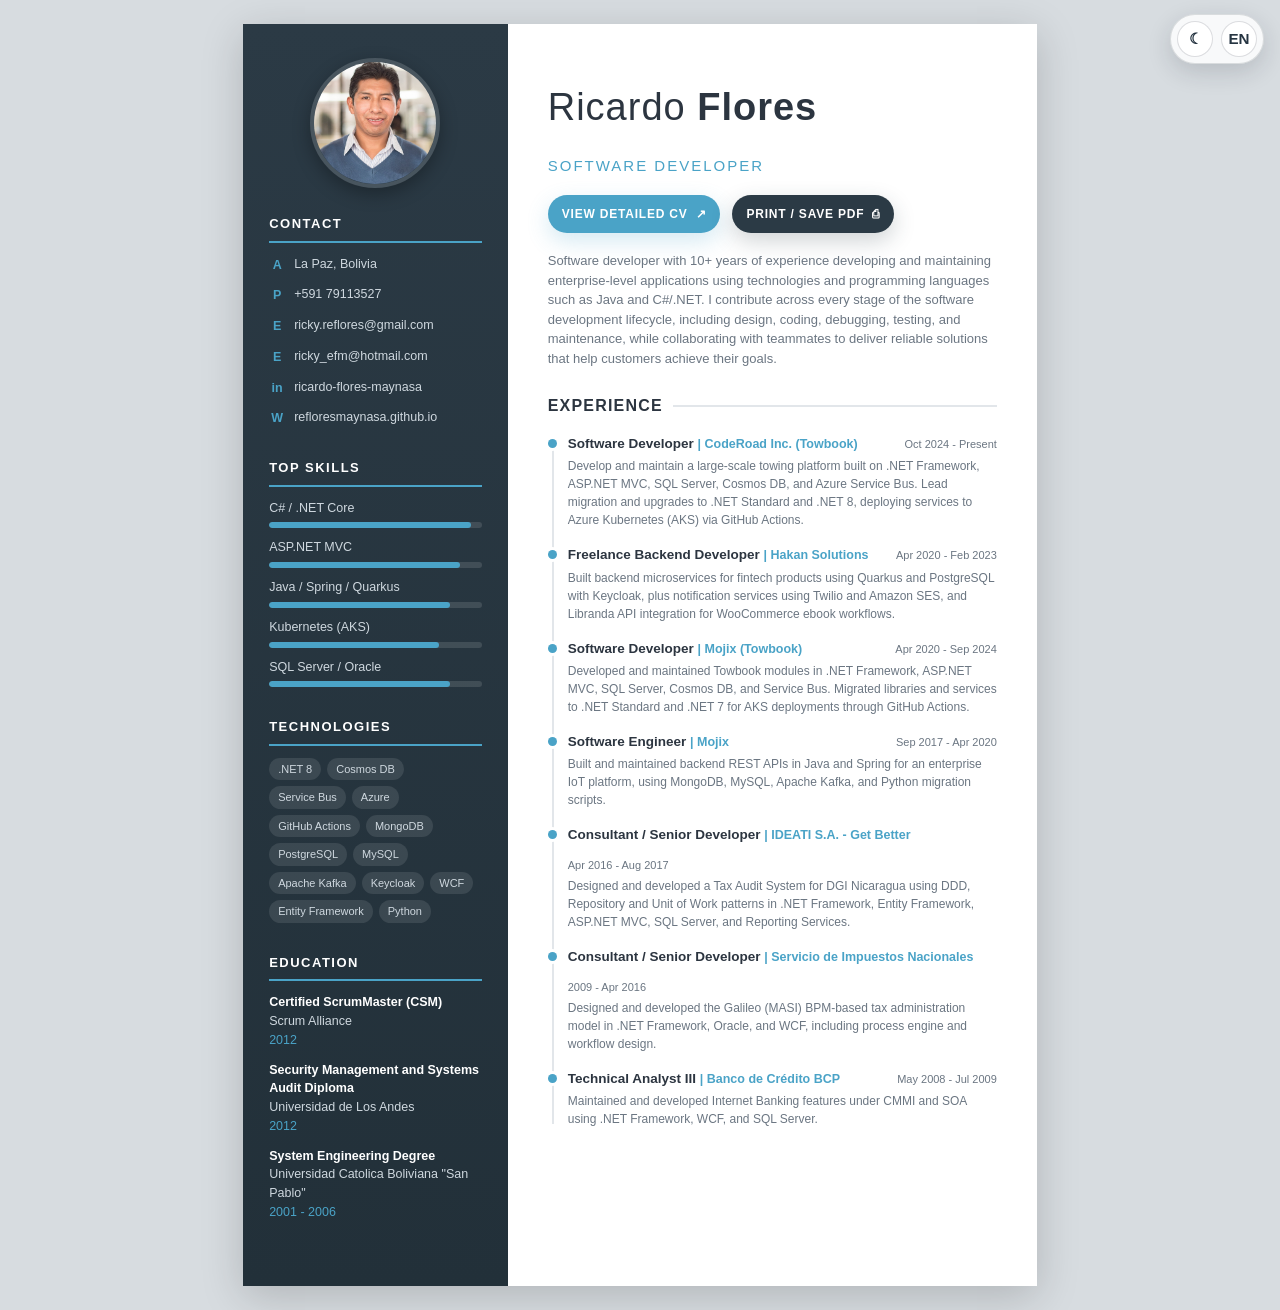
<file: index.html>
<!DOCTYPE html>
<html lang="en">
<head>
<meta charset="UTF-8" />
<meta name="viewport" content="width=device-width, initial-scale=1.0" />
<title>Ricardo Flores - Summary Resume</title>
<link rel="stylesheet" href="style.css" />
</head>
<body class="summary-page">
  <div class="utility-controls" aria-label="Page controls">
    <button class="utility-btn theme-toggle" type="button" aria-pressed="false" title="Switch theme" aria-label="Switch theme">
      <span class="toggle-icon" aria-hidden="true">☾</span>
    </button>
    <button class="utility-btn lang-toggle" type="button" aria-pressed="false" title="Switch language" aria-label="Switch language">
      <span class="toggle-icon" aria-hidden="true">EN</span>
    </button>
  </div>
  <div class="page">
    <aside class="sidebar">
      <img class="avatar" src="images/user.jpg" alt="Ricardo Flores" />

      <div class="side-block">
        <h2 data-i18n="summary.contact">Contact</h2>
        <div class="contact-item"><span class="ico">A</span><span>La Paz, Bolivia</span></div>
        <div class="contact-item"><span class="ico">P</span><span>+591 79113527</span></div>
        <div class="contact-item"><span class="ico">E</span><a href="mailto:ricky.reflores@gmail.com">ricky.reflores@gmail.com</a></div>
        <div class="contact-item"><span class="ico">E</span><a href="mailto:ricky_efm@hotmail.com">ricky_efm@hotmail.com</a></div>
        <div class="contact-item"><span class="ico">in</span><a href="https://www.linkedin.com/in/ricardo-flores-maynasa" target="_blank" rel="noopener noreferrer">ricardo-flores-maynasa</a></div>
        <div class="contact-item"><span class="ico">W</span><a href="https://refloresmaynasa.github.io/" target="_blank" rel="noopener noreferrer">refloresmaynasa.github.io</a></div>
      </div>

      <div class="side-block">
        <h2 data-i18n="summary.topSkills">Top Skills</h2>
        <div class="skill">
          <div class="skill-name"><span>C# / .NET Core</span></div>
          <div class="bar"><span style="width:95%"></span></div>
        </div>
        <div class="skill">
          <div class="skill-name"><span>ASP.NET MVC</span></div>
          <div class="bar"><span style="width:90%"></span></div>
        </div>
        <div class="skill">
          <div class="skill-name"><span>Java / Spring / Quarkus</span></div>
          <div class="bar"><span style="width:85%"></span></div>
        </div>
        <div class="skill">
          <div class="skill-name"><span>Kubernetes (AKS)</span></div>
          <div class="bar"><span style="width:80%"></span></div>
        </div>
        <div class="skill">
          <div class="skill-name"><span>SQL Server / Oracle</span></div>
          <div class="bar"><span style="width:85%"></span></div>
        </div>
      </div>

      <div class="side-block technologies-block">
        <h2 data-i18n="summary.technologies">Technologies</h2>
        <div class="tag-list">
          <span class="tag">.NET 8</span>
          <span class="tag">Cosmos DB</span>
          <span class="tag">Service Bus</span>
          <span class="tag">Azure</span>
          <span class="tag">GitHub Actions</span>
          <span class="tag">MongoDB</span>
          <span class="tag">PostgreSQL</span>
          <span class="tag">MySQL</span>
          <span class="tag">Apache Kafka</span>
          <span class="tag">Keycloak</span>
          <span class="tag">WCF</span>
          <span class="tag">Entity Framework</span>
          <span class="tag">Python</span>
        </div>
      </div>

      <div class="side-block education-block">
        <h2 data-i18n="summary.education">Education</h2>
        <div class="contact-item">
          <strong class="edu-title" data-i18n="summary.edu.csm">Certified ScrumMaster (CSM)</strong><br />
          <span data-i18n="summary.edu.csmSchool">Scrum Alliance</span><br />
          <span class="edu-year">2012</span>
        </div>
        <div class="contact-item">
          <strong class="edu-title" data-i18n="summary.edu.audit">Security Management and Systems Audit Diploma</strong><br />
          <span data-i18n="summary.edu.auditSchool">Universidad de Los Andes</span><br />
          <span class="edu-year">2012</span>
        </div>
        <div class="contact-item">
          <strong class="edu-title" data-i18n="summary.edu.engineering">System Engineering Degree</strong><br />
          <span data-i18n="summary.edu.engineeringSchool">Universidad Catolica Boliviana "San Pablo"</span><br />
          <span class="edu-year">2001 - 2006</span>
        </div>
      </div>
    </aside>

    <main class="main">
      <h1 class="name">Ricardo <strong>Flores</strong></h1>
      <div class="role" data-i18n="summary.role">Software Developer</div>
      <div class="action-group">
        <a class="action-link" href="detailed.html">
          <span data-i18n="summary.actions.viewDetailed">View Detailed CV</span>
          <span aria-hidden="true">↗</span>
        </a>
        <button class="action-link action-button secondary" type="button" onclick="window.print()">
          <span data-i18n="summary.actions.print">Print / Save PDF</span>
          <span aria-hidden="true">⎙</span>
        </button>
      </div>

      <p class="summary" data-i18n="summary.intro">
        Software developer with 10+ years of experience developing and maintaining enterprise-level
        applications using technologies and programming languages such as Java and C#/.NET. I contribute
        across every stage of the software development lifecycle, including design, coding, debugging,
        testing, and maintenance, while collaborating with teammates to deliver reliable solutions that
        help customers achieve their goals.
      </p>

      <h2 class="section-title" data-i18n="summary.experience">Experience</h2>
      <div class="timeline">
        <div class="item">
          <div class="item-head">
            <span class="item-title" data-i18n-html="summary.jobs.1.title">Software Developer <span class="item-company">| CodeRoad Inc. (Towbook)</span></span>
            <span class="item-date">Oct 2024 - Present</span>
          </div>
          <p class="item-desc" data-i18n="summary.jobs.1.desc">
            Develop and maintain a large-scale towing platform built on .NET Framework, ASP.NET MVC,
            SQL Server, Cosmos DB, and Azure Service Bus. Lead migration and upgrades to .NET Standard
            and .NET 8, deploying services to Azure Kubernetes (AKS) via GitHub Actions.
          </p>
        </div>

        <div class="item">
          <div class="item-head">
            <span class="item-title" data-i18n-html="summary.jobs.2.title">Freelance Backend Developer <span class="item-company">| Hakan Solutions</span></span>
            <span class="item-date">Apr 2020 - Feb 2023</span>
          </div>
          <p class="item-desc" data-i18n="summary.jobs.2.desc">
            Built backend microservices for fintech products using Quarkus and PostgreSQL with Keycloak,
            plus notification services using Twilio and Amazon SES, and Libranda API integration for
            WooCommerce ebook workflows.
          </p>
        </div>

        <div class="item">
          <div class="item-head">
            <span class="item-title" data-i18n-html="summary.jobs.3.title">Software Developer <span class="item-company">| Mojix (Towbook)</span></span>
            <span class="item-date">Apr 2020 - Sep 2024</span>
          </div>
          <p class="item-desc" data-i18n="summary.jobs.3.desc">
            Developed and maintained Towbook modules in .NET Framework, ASP.NET MVC, SQL Server,
            Cosmos DB, and Service Bus. Migrated libraries and services to .NET Standard and .NET 7
            for AKS deployments through GitHub Actions.
          </p>
        </div>

        <div class="item">
          <div class="item-head">
            <span class="item-title" data-i18n-html="summary.jobs.4.title">Software Engineer <span class="item-company">| Mojix</span></span>
            <span class="item-date">Sep 2017 - Apr 2020</span>
          </div>
          <p class="item-desc" data-i18n="summary.jobs.4.desc">
            Built and maintained backend REST APIs in Java and Spring for an enterprise IoT platform,
            using MongoDB, MySQL, Apache Kafka, and Python migration scripts.
          </p>
        </div>

        <div class="item">
          <div class="item-head">
            <span class="item-title" data-i18n-html="summary.jobs.5.title">Consultant / Senior Developer <span class="item-company">| IDEATI S.A. - Get Better</span></span>
            <span class="item-date">Apr 2016 - Aug 2017</span>
          </div>
          <p class="item-desc" data-i18n="summary.jobs.5.desc">
            Designed and developed a Tax Audit System for DGI Nicaragua using DDD, Repository and Unit of
            Work patterns in .NET Framework, Entity Framework, ASP.NET MVC, SQL Server, and Reporting Services.
          </p>
        </div>

        <div class="item">
          <div class="item-head">
            <span class="item-title" data-i18n-html="summary.jobs.6.title">Consultant / Senior Developer <span class="item-company">| Servicio de Impuestos Nacionales</span></span>
            <span class="item-date">2009 - Apr 2016</span>
          </div>
          <p class="item-desc" data-i18n="summary.jobs.6.desc">
            Designed and developed the Galileo (MASI) BPM-based tax administration model in .NET Framework,
            Oracle, and WCF, including process engine and workflow design.
          </p>
        </div>

        <div class="item">
          <div class="item-head">
            <span class="item-title" data-i18n-html="summary.jobs.7.title">Technical Analyst III <span class="item-company">| Banco de Crédito BCP</span></span>
            <span class="item-date">May 2008 - Jul 2009</span>
          </div>
          <p class="item-desc" data-i18n="summary.jobs.7.desc">
            Maintained and developed Internet Banking features under CMMI and SOA using .NET Framework,
            WCF, and SQL Server.
          </p>
        </div>
      </div>
    </main>
  </div>
  <script src="theme.js" defer></script>
  <script src="i18n.js" defer></script>
</body>
</html>
</file>
<file: style.css>
/* Shared resume pages stylesheet */

.utility-controls {
  position: fixed;
  top: 14px;
  right: 16px;
  z-index: 1000;
  display: inline-flex;
  align-items: center;
  gap: 8px;
  padding: 6px;
  border-radius: 999px;
  background: rgba(255, 255, 255, 0.82);
  border: 1px solid rgba(31, 42, 55, 0.14);
  backdrop-filter: blur(6px);
  box-shadow: 0 8px 24px rgba(22, 34, 44, 0.16);
}

.utility-btn {
  width: 36px;
  height: 36px;
  border-radius: 50%;
  border: 1px solid rgba(31, 42, 55, 0.16);
  background: #fff;
  color: #263542;
  font: inherit;
  font-weight: 700;
  display: inline-flex;
  align-items: center;
  justify-content: center;
  cursor: pointer;
  transition: background 0.2s ease, border-color 0.2s ease, box-shadow 0.2s ease, color 0.2s ease;
}

.utility-btn:hover {
  background: #f2f7fb;
  border-color: rgba(66, 128, 158, 0.5);
  box-shadow: 0 6px 16px rgba(33, 73, 95, 0.2);
}

.utility-btn:focus-visible {
  outline: 2px solid #5f9fba;
  outline-offset: 2px;
}

.toggle-icon {
  line-height: 1;
  font-size: 0.95rem;
  min-width: 1.5em;
  text-align: center;
}

/* ============================================================
   Summary Resume Page
============================================================ */
.summary-page {
  --sidebar-bg: #2b3a45;
  --sidebar-bg-2: #223039;
  --accent: #4aa3c7;
  --text-dark: #2c3540;
  --text-muted: #6b7682;
  --line: #e2e6ea;
  --paper: #ffffff;
}

.summary-page,
.summary-page * {
  box-sizing: border-box;
}

.summary-page {
  margin: 0;
  background: #d7dce0;
  font-family: "Segoe UI", "Helvetica Neue", Arial, sans-serif;
  color: var(--text-dark);
  line-height: 1.5;
  -webkit-font-smoothing: antialiased;
}

.summary-page .page {
  width: 210mm;
  min-height: 297mm;
  margin: 24px auto;
  background: var(--paper);
  display: grid;
  grid-template-columns: 70mm 1fr;
  box-shadow: 0 10px 40px rgba(0, 0, 0, 0.18);
  overflow: hidden;
}

.summary-page .sidebar {
  background: linear-gradient(180deg, var(--sidebar-bg), var(--sidebar-bg-2));
  color: #cfd8df;
  padding: 34px 26px;
}

.summary-page .avatar {
  width: 130px;
  height: 130px;
  border-radius: 50%;
  object-fit: cover;
  display: block;
  margin: 0 auto 26px;
  border: 4px solid rgba(255, 255, 255, 0.14);
  box-shadow: 0 6px 18px rgba(0, 0, 0, 0.3);
}

.summary-page .sidebar h2 {
  font-size: 13px;
  letter-spacing: 1.5px;
  text-transform: uppercase;
  color: #ffffff;
  margin-bottom: 12px;
  padding-bottom: 7px;
  border-bottom: 2px solid var(--accent);
}

.summary-page .side-block {
  margin-bottom: 30px;
}

.summary-page .contact-item {
  display: flex;
  align-items: flex-start;
  gap: 9px;
  font-size: 12.5px;
  margin-bottom: 11px;
  word-break: break-word;
}

.summary-page .contact-item .ico {
  color: var(--accent);
  flex: 0 0 16px;
  text-align: center;
  margin-top: 1px;
  font-weight: 700;
}

.summary-page .contact-item a {
  color: #cfd8df;
  text-decoration: none;
}

.summary-page .contact-item a:hover {
  color: #fff;
}

.summary-page .skill {
  font-size: 12.5px;
  margin-bottom: 10px;
}

.summary-page .skill-name {
  display: flex;
  justify-content: space-between;
  margin-bottom: 5px;
}

.summary-page .bar {
  height: 6px;
  background: rgba(255, 255, 255, 0.12);
  border-radius: 4px;
  overflow: hidden;
}

.summary-page .bar > span {
  display: block;
  height: 100%;
  background: var(--accent);
  border-radius: 4px;
}

.summary-page .tag-list {
  display: flex;
  flex-wrap: wrap;
  gap: 6px;
}

.summary-page .tag {
  font-size: 11px;
  background: rgba(255, 255, 255, 0.1);
  padding: 3px 9px;
  border-radius: 12px;
}

.summary-page .education-block .contact-item {
  display: block;
  margin-bottom: 11px;
}

.summary-page .education-block .contact-item:last-child {
  margin-bottom: 0;
}

.summary-page .education-block .edu-title {
  color: #fff;
  font-weight: 700;
}

.summary-page .education-block .edu-year {
  color: var(--accent);
}

.summary-page .main {
  padding: 38px 40px;
}

.summary-page .name {
  font-size: 38px;
  font-weight: 300;
  letter-spacing: 1px;
  color: var(--text-dark);
  line-height: 1.1;
}

.summary-page .name strong {
  font-weight: 700;
}

.summary-page .role {
  font-size: 15px;
  color: var(--accent);
  letter-spacing: 2px;
  text-transform: uppercase;
  margin: 6px 0 18px;
}

.summary-page .summary {
  font-size: 13px;
  color: var(--text-muted);
  margin-bottom: 26px;
}

.summary-page .action-group {
  display: flex;
  flex-wrap: wrap;
  gap: 12px;
  margin-bottom: 18px;
}

.summary-page .action-link,
.summary-page .action-button {
  display: inline-flex;
  align-items: center;
  gap: 8px;
  background: var(--accent);
  color: #fff;
  text-decoration: none;
  font-size: 12px;
  font-weight: 700;
  letter-spacing: 0.8px;
  text-transform: uppercase;
  padding: 10px 14px;
  border: 0;
  border-radius: 999px;
  box-shadow: 0 8px 22px rgba(74, 163, 199, 0.24);
  transition: transform 0.2s ease, box-shadow 0.2s ease, background 0.2s ease;
  cursor: pointer;
}

.summary-page .action-link:hover,
.summary-page .action-button:hover {
  background: #388fb2;
  transform: translateY(-2px);
  box-shadow: 0 12px 24px rgba(74, 163, 199, 0.28);
}

.summary-page .action-link.secondary,
.summary-page .action-button.secondary {
  background: var(--sidebar-bg);
  box-shadow: 0 8px 22px rgba(43, 58, 69, 0.22);
}

.summary-page .action-link.secondary:hover,
.summary-page .action-button.secondary:hover {
  background: #1f2c34;
  box-shadow: 0 12px 24px rgba(43, 58, 69, 0.26);
}
.summary-page .theme-toggle {
  font-family: inherit;
}

.summary-page .lang-toggle {
  font-family: inherit;
}
.summary-page.dark-theme {
  --sidebar-bg: #0f1720;
  --sidebar-bg-2: #111b25;
  --accent: #66b2d1;
  --text-dark: #e6edf4;
  --text-muted: #afbcc8;
  --line: #2c3b47;
  --paper: #15212c;
  background: #0b1117;
}

.summary-page.dark-theme .utility-controls {
  background: rgba(12, 21, 29, 0.88);
  border-color: rgba(141, 179, 198, 0.22);
  box-shadow: 0 10px 22px rgba(0, 0, 0, 0.35);
}

.summary-page.dark-theme .utility-btn {
  background: #1b2a36;
  color: #d6e5ef;
  border-color: #2c4658;
}

.summary-page.dark-theme .utility-btn:hover {
  background: #243949;
  border-color: #3f6074;
}
.summary-page.dark-theme .page {
  box-shadow: 0 14px 38px rgba(0, 0, 0, 0.45);
}
.summary-page.dark-theme .item::before {
  box-shadow: 0 0 0 3px #15212c;
}
.summary-page.dark-theme .tag {
  background: rgba(140, 181, 202, 0.12);
  border: 1px solid rgba(140, 181, 202, 0.18);
}
.summary-page.dark-theme .action-link.secondary,
.summary-page.dark-theme .action-button.secondary {
  background: #25323d;
}
.summary-page.dark-theme .action-link.secondary:hover,
.summary-page.dark-theme .action-button.secondary:hover {
  background: #314451;
}

.summary-page .section-title {
  display: flex;
  align-items: center;
  gap: 10px;
  font-size: 16px;
  font-weight: 700;
  text-transform: uppercase;
  letter-spacing: 1.2px;
  color: var(--text-dark);
  margin-bottom: 16px;
}

.summary-page .section-title::after {
  content: "";
  flex: 1;
  height: 2px;
  background: var(--line);
}

.summary-page .timeline {
  position: relative;
  padding-left: 20px;
}

.summary-page .timeline::before {
  content: "";
  position: absolute;
  left: 4px;
  top: 4px;
  bottom: 4px;
  width: 2px;
  background: var(--line);
}

.summary-page .item {
  position: relative;
  margin-bottom: 16px;
}

.summary-page .item::before {
  content: "";
  position: absolute;
  left: -20px;
  top: 5px;
  width: 9px;
  height: 9px;
  background: var(--accent);
  border-radius: 50%;
  box-shadow: 0 0 0 3px #fff;
}

.summary-page .item-head {
  display: flex;
  justify-content: space-between;
  align-items: baseline;
  gap: 12px;
  flex-wrap: wrap;
}

.summary-page .item-title {
  font-size: 13.5px;
  font-weight: 700;
  color: var(--text-dark);
}

.summary-page .item-company {
  font-size: 12.5px;
  color: var(--accent);
  font-weight: 600;
}

.summary-page .item-date {
  font-size: 11px;
  color: var(--text-muted);
  white-space: nowrap;
}

.summary-page .item-desc {
  font-size: 12px;
  color: var(--text-muted);
  margin-top: 3px;
}

.summary-page .edu .item-desc {
  margin-top: 1px;
}

@media (max-width: 760px) {
  .utility-controls {
    top: 10px;
    right: 10px;
    gap: 6px;
    padding: 5px;
  }

  .utility-btn {
    width: 32px;
    height: 32px;
  }

  .summary-page .page {
    grid-template-columns: 1fr;
    width: 100%;
    margin: 0;
  }
}

@media print {
  .summary-page {
    background: #fff;
    color: #111;
    font-size: 115%;
    line-height: 1.5;
    print-color-adjust: exact;
    -webkit-print-color-adjust: exact;
  }

  .summary-page,
  .summary-page.dark-theme {
    --sidebar-bg: #f4f4f4;
    --sidebar-bg-2: #f4f4f4;
    --accent: #111;
    --text-dark: #111;
    --text-muted: #333;
    --line: #cfcfcf;
    --paper: #ffffff;
  }

  .summary-page .action-group {
    display: none;
  }

  .utility-controls {
    display: none;
  }

  .summary-page .page {
    width: 100% !important;
    min-height: 270mm;
    margin: 0;
    box-shadow: none;
    border: 1px solid #111;
    background: #fff;
    grid-template-columns: 30% 70% !important;
    break-inside: avoid;
    page-break-inside: avoid;
  }

  .summary-page .sidebar {
    background: #f4f4f4;
    color: #222;
    border-right: 1px solid #111;
    padding: 20px 14px;
  }

  .summary-page .avatar {
    width: 104px;
    height: 104px;
    margin: 0 auto 14px;
    border-color: #b8b8b8;
    box-shadow: none;
  }

  .summary-page .sidebar h2 {
    color: #111;
    border-bottom-color: #111;
    margin-bottom: 9px;
    font-size: 12.8px;
    letter-spacing: 1px;
  }

  .summary-page .side-block {
    margin-bottom: 10px;
  }

  .summary-page .contact-item,
  .summary-page .contact-item a,
  .summary-page .skill,
  .summary-page .tag,
  .summary-page .item-desc,
  .summary-page .item-date {
    color: #333;
  }

  .summary-page .contact-item {
    margin-bottom: 5px;
    font-size: 11.4px;
    gap: 6px;
  }

  .summary-page .contact-item .ico,
  .summary-page .role,
  .summary-page .item-company {
    color: #111;
  }

  .summary-page .skill {
    margin-bottom: 5px;
    font-size: 11.4px;
  }

  .summary-page .skill-name {
    margin-bottom: 3px;
  }

  .summary-page .bar {
    height: 5px;
    background: #cecece;
  }

  .summary-page .bar > span {
    background: #111;
  }

  .summary-page .tag-list {
    gap: 4px;
  }

  .summary-page .tag {
    font-size: 11px;
    padding: 2px 6px;
    background: #ececec;
    border: 1px solid #bcbcbc;
  }

  .summary-page .technologies-block .tag-list {
    gap: 5px;
  }

  .summary-page .technologies-block .tag {
    font-size: 10.8px;
    color: #1f1f1f;
    background: #e6e6e6;
    border-color: #a7a7a7;
    font-weight: 600;
  }

  .summary-page .education-block .contact-item {
    margin-bottom: 7px;
    font-size: 10.9px;
    line-height: 1.36;
    color: #2a2a2a;
  }

  .summary-page .education-block .edu-title {
    color: #111 !important;
    font-size: 11.2px;
    letter-spacing: 0.01em;
  }

  .summary-page .education-block .edu-year {
    color: #3f3f3f !important;
    font-size: 10.7px;
    font-weight: 700;
  }

  .summary-page .main {
    padding: 20px 18px 14px;
  }

  .summary-page .name {
    font-size: 30px;
  }

  .summary-page .role {
    margin: 4px 0 10px;
    font-size: 13.5px;
  }

  .summary-page .summary {
    margin-bottom: 8px;
    font-size: 12.5px;
    line-height: 1.5;
    color: #171717;
  }

  .summary-page .section-title {
    margin-bottom: 7px;
    font-size: 14.7px;
  }

  .summary-page .section-title::after {
    background: #c8c8c8;
  }

  .summary-page .timeline {
    padding-left: 14px;
  }

  .summary-page .timeline::before {
    left: 3px;
    top: 3px;
    bottom: 3px;
    background: #bdbdbd;
  }

  .summary-page .item {
    margin-bottom: 5px;
    break-inside: avoid;
    page-break-inside: avoid;
  }

  .summary-page .item::before {
    left: -14px;
    top: 4px;
    width: 6px;
    height: 6px;
    background: #111;
    box-shadow: 0 0 0 1px #fff;
  }

  .summary-page .item-head {
    gap: 4px;
  }

  .summary-page .item-title {
    font-size: 12.5px;
  }

  .summary-page .item-company {
    color: #2e2d2d;
    font-size: 11.5px;
  }

  .summary-page .item-date {
    font-size: 12px;
  }

  .summary-page .item-desc {
    font-size: 12.5px;
    margin-top: 1.2px;
    line-height: 1.5;
  }

  @page {
    size: Letter;
    margin: 3mm;
  }

  .detailed-page,
  .detailed-page.dark-theme {
    --bg: #ffffff;
    --bg-shape: #ffffff;
    --surface: #ffffff;
    --surface-soft: #f5f7f9;
    --ink: #1f2a37;
    --muted: #5b6b7a;
    --accent: #2f8db4;
    --accent-strong: #1f6f90;
    --line: #d5e0e8;
    background: #fff;
  }

  .detailed-page .cv,
  .detailed-page .hero,
  .detailed-page .panel,
  .detailed-page .job,
  .detailed-page .project,
  .detailed-page .identity,
  .detailed-page .stat {
    background: #fff;
  }
}

/* ============================================================
   Detailed CV Page
============================================================ */
.detailed-page {
  --bg: #eef3f6;
  --bg-shape: #dbe7ee;
  --surface: #ffffff;
  --surface-soft: #f7fafc;
  --ink: #1f2a37;
  --muted: #5b6b7a;
  --accent: #2f8db4;
  --accent-strong: #1f6f90;
  --line: #d5e0e8;
  --shadow-lg: 0 26px 56px rgba(30, 52, 67, 0.16);
  --shadow-sm: 0 10px 26px rgba(28, 44, 56, 0.08);
  --radius-xl: 24px;
  --radius-lg: 18px;
  --radius-md: 12px;
}

.detailed-page,
.detailed-page * {
  box-sizing: border-box;
}

.detailed-page {
  margin: 0;
  color: var(--ink);
  background:
    radial-gradient(900px 420px at 15% 0%, var(--bg-shape), transparent 65%),
    radial-gradient(820px 360px at 100% 10%, #e7f1f8, transparent 65%),
    var(--bg);
  line-height: 1.6;
  padding: 40px 18px;
  font-family: "Quicksand", sans-serif;
  --motion-fast: 180ms ease;
  --motion-mid: 260ms ease;
}
.detailed-page.dark-theme {
  --bg: #0a1118;
  --bg-shape: #182633;
  --surface: #111b24;
  --surface-soft: #172532;
  --ink: #e5edf4;
  --muted: #aab8c5;
  --accent: #5ca6c6;
  --accent-strong: #8bc2da;
  --line: #2a3b49;
  --shadow-lg: 0 26px 56px rgba(0, 0, 0, 0.45);
  --shadow-sm: 0 10px 24px rgba(0, 0, 0, 0.32);
}

.detailed-page.dark-theme .utility-controls {
  background: rgba(11, 20, 28, 0.9);
  border-color: rgba(142, 189, 210, 0.2);
  box-shadow: 0 10px 24px rgba(0, 0, 0, 0.34);
}

.detailed-page.dark-theme .utility-btn {
  background: #182734;
  color: #d4e8f3;
  border-color: #2f485b;
}

.detailed-page.dark-theme .utility-btn:hover {
  background: #223748;
  border-color: #43637a;
}

.detailed-page .cv {
  max-width: 1120px;
  margin: 0 auto;
  background: var(--surface);
  border: 1px solid rgba(31, 42, 55, 0.08);
  border-radius: var(--radius-xl);
  box-shadow: var(--shadow-lg);
  overflow: hidden;
}

.detailed-page .hero {
  display: grid;
  grid-template-columns: 280px 1fr;
  gap: 28px;
  padding: 34px;
  background: linear-gradient(125deg, #f5f9fc 0%, #ebf4fa 52%, #f9fcff 100%);
  border-bottom: 1px solid var(--line);
}

.detailed-page .identity {
  background: var(--surface);
  border: 1px solid var(--line);
  border-radius: var(--radius-lg);
  padding: 22px;
  box-shadow: var(--shadow-sm);
  text-align: center;
  transition: box-shadow var(--motion-mid), border-color var(--motion-mid), background var(--motion-mid);
}

.detailed-page .identity:hover {
  border-color: #bed9e7;
  background: #fbfdff;
  box-shadow: 0 14px 28px rgba(28, 44, 56, 0.12);
}

.detailed-page .identity img {
  width: 138px;
  height: 138px;
  border-radius: 50%;
  object-fit: cover;
  border: 4px solid #ffffff;
  box-shadow: 0 14px 34px rgba(39, 93, 122, 0.22);
  margin-bottom: 14px;
}

.detailed-page .identity h1 {
  font-size: 1.3rem;
  line-height: 1.3;
  margin-bottom: 4px;
}

.detailed-page .identity p {
  color: var(--muted);
  font-weight: 600;
  font-size: 0.95rem;
}

.detailed-page .hero-main h2 {
  font-size: clamp(1.8rem, 2.5vw, 2.4rem);
  letter-spacing: -0.02em;
  margin-bottom: 4px;
}

.detailed-page .hero-main .role {
  color: var(--accent);
  font-weight: 700;
  letter-spacing: 0.08em;
  text-transform: uppercase;
  font-size: 0.86rem;
  margin-bottom: 14px;
}

.detailed-page .hero-main .summary {
  color: var(--muted);
  max-width: 760px;
  margin-bottom: 18px;
  font-size: 0.97rem;
}

.detailed-page .hero-actions {
  display: flex;
  flex-wrap: wrap;
  gap: 10px;
  margin-bottom: 18px;
}

.detailed-page .action-link {
  display: inline-flex;
  align-items: center;
  gap: 8px;
  border-radius: 999px;
  padding: 9px 14px;
  text-decoration: none;
  font-size: 0.8rem;
  font-weight: 700;
  letter-spacing: 0.08em;
  text-transform: uppercase;
  border: 1px solid var(--line);
  transition: background 0.2s ease, color 0.2s ease, border-color 0.2s ease, box-shadow 0.2s ease;
}
.detailed-page .theme-toggle {
  font-family: inherit;
  cursor: pointer;
}

.detailed-page .lang-toggle {
  font-family: inherit;
  cursor: pointer;
}
.detailed-page.dark-theme .action-link.secondary {
  background: #1a2a37;
  color: #c4d9e5;
  border-color: #2b4151;
}
.detailed-page.dark-theme .action-link.secondary:hover {
  background: #213545;
  border-color: #365266;
}

.detailed-page.dark-theme .hero {
  background: linear-gradient(125deg, #0f1821 0%, #14212c 52%, #182836 100%);
}

.detailed-page.dark-theme .identity:hover {
  border-color: #2f4a5c;
  background: #15222d;
}

.detailed-page.dark-theme .contact-item {
  background: rgba(20, 33, 44, 0.9);
}

.detailed-page.dark-theme .contact-item:hover {
  background: rgba(24, 40, 53, 0.96);
  border-color: #355267;
  box-shadow: 0 6px 14px rgba(0, 0, 0, 0.25);
}

.detailed-page.dark-theme .stat:hover {
  background: #152430;
  border-color: #355268;
  box-shadow: 0 10px 22px rgba(0, 0, 0, 0.24);
}

.detailed-page.dark-theme .panel:hover {
  background: #14222d;
  border-color: #355268;
  box-shadow: 0 14px 30px rgba(0, 0, 0, 0.26);
}

.detailed-page.dark-theme .skills-cloud span:hover {
  background: #1c2f3d;
  border-color: #38566b;
  color: #c7d9e5;
}

.detailed-page.dark-theme .skills-cloud a:hover {
  color: #9ed1e7;
}

.detailed-page.dark-theme .job:hover {
  background: #152430;
  border-color: #355268;
  box-shadow: 0 14px 28px rgba(0, 0, 0, 0.24);
}

.detailed-page.dark-theme .project:hover {
  background: #152430;
  border-color: #355268;
  box-shadow: 0 14px 30px rgba(0, 0, 0, 0.24);
}

.detailed-page.dark-theme .identity img {
  border-color: #223646;
  box-shadow: 0 14px 30px rgba(0, 0, 0, 0.4);
}
.detailed-page.dark-theme .job::before {
  box-shadow: 0 0 0 4px #14212d;
}
.detailed-page.dark-theme .project-tags span {
  background: #1b3142;
  color: #9fd0e6;
  border-color: #325167;
}

.detailed-page.dark-theme .project:hover .project-tags span {
  background: #234057;
  color: #c5e3f2;
  border-color: #3f647d;
}

.detailed-page .action-link.primary {
  background: var(--accent);
  color: #ffffff;
  border-color: var(--accent);
}

.detailed-page .action-link.secondary {
  background: var(--surface);
  color: var(--accent-strong);
}

.detailed-page .action-link:hover {
  box-shadow: 0 8px 18px rgba(47, 141, 180, 0.15);
}

.detailed-page .action-link.primary:hover {
  background: var(--accent-strong);
  border-color: var(--accent-strong);
}

.detailed-page .action-link.secondary:hover {
  background: var(--surface-soft);
}

.detailed-page .contact-grid {
  display: grid;
  grid-template-columns: repeat(2, minmax(220px, 1fr));
  gap: 10px 14px;
  margin-bottom: 18px;
}

.detailed-page .contact-item {
  background: rgba(255, 255, 255, 0.72);
  border: 1px solid var(--line);
  border-radius: 999px;
  padding: 8px 12px;
  font-size: 0.86rem;
  color: var(--muted);
  display: inline-flex;
  align-items: center;
  gap: 8px;
  width: fit-content;
  max-width: 100%;
  transition: background var(--motion-fast), border-color var(--motion-fast), box-shadow var(--motion-fast);
}

.detailed-page .contact-item:hover {
  background: #ffffff;
  border-color: #c6dde9;
  box-shadow: 0 6px 14px rgba(47, 141, 180, 0.1);
}

.detailed-page .contact-item a {
  color: inherit;
  text-decoration: none;
  font-weight: 600;
  transition: color var(--motion-fast);
}

.detailed-page .contact-item i {
  color: var(--accent);
}

.detailed-page .quick-stats {
  display: grid;
  grid-template-columns: repeat(4, minmax(120px, 1fr));
  gap: 10px;
}

.detailed-page .stat {
  background: var(--surface);
  border: 1px solid var(--line);
  border-radius: var(--radius-md);
  padding: 10px 12px;
  text-align: center;
  transition: box-shadow var(--motion-fast), border-color var(--motion-fast), background var(--motion-fast);
}

.detailed-page .stat:hover {
  background: #fbfdff;
  border-color: #c6dde9;
  box-shadow: 0 10px 22px rgba(31, 111, 144, 0.12);
}

.detailed-page .stat strong {
  color: var(--accent-strong);
  display: block;
  font-size: 1.1rem;
  line-height: 1.2;
}

.detailed-page .stat span {
  color: var(--muted);
  font-size: 0.75rem;
  font-weight: 700;
  letter-spacing: 0.08em;
  text-transform: uppercase;
}

.detailed-page .layout {
  display: grid;
  grid-template-columns: 1fr 320px;
  gap: 24px;
  padding: 28px 30px 34px;
}

.detailed-page .panel {
  background: var(--surface);
  border: 1px solid var(--line);
  border-radius: var(--radius-lg);
  padding: 20px;
  box-shadow: var(--shadow-sm);
  transition: box-shadow var(--motion-mid), border-color var(--motion-mid), background var(--motion-mid);
}

.detailed-page .panel:hover {
  background: #fcfeff;
  border-color: #c7dfea;
  box-shadow: 0 14px 30px rgba(28, 44, 56, 0.11);
}

.detailed-page .panel + .panel {
  margin-top: 16px;
}

.detailed-page .panel h3 {
  font-size: 0.82rem;
  text-transform: uppercase;
  letter-spacing: 0.11em;
  color: var(--accent-strong);
  margin-bottom: 14px;
}

.detailed-page .skills-cloud {
  display: flex;
  flex-wrap: wrap;
  gap: 8px;
}

.detailed-page .skills-cloud span {
  background: var(--surface-soft);
  color: var(--muted);
  border: 1px solid var(--line);
  padding: 5px 10px;
  border-radius: 999px;
  font-size: 0.8rem;
  font-weight: 600;
  transition: background var(--motion-fast), border-color var(--motion-fast), color var(--motion-fast);
}

.detailed-page .skills-cloud span:hover {
  background: #eef6fb;
  border-color: #c8ddea;
  color: #3f596a;
}

.detailed-page .skills-cloud a {
  color: var(--muted);
  text-decoration: none;
  font-weight: 700;
}

.detailed-page .skills-cloud a:hover {
  color: var(--accent-strong);
}

.detailed-page .education-item + .education-item {
  border-top: 1px solid var(--line);
  padding-top: 12px;
  margin-top: 12px;
}

.detailed-page .education-item strong {
  display: block;
  font-size: 0.92rem;
  margin-bottom: 3px;
}

.detailed-page .education-item p {
  color: var(--muted);
  font-size: 0.84rem;
}

.detailed-page .timeline {
  position: relative;
  padding-left: 24px;
}

.detailed-page .timeline::before {
  content: "";
  position: absolute;
  left: 7px;
  top: 6px;
  bottom: 10px;
  width: 2px;
  background: linear-gradient(var(--accent), #b7d2e1);
}

.detailed-page .job {
  position: relative;
  background: var(--surface);
  border: 1px solid var(--line);
  border-radius: var(--radius-md);
  padding: 14px 14px 12px;
  box-shadow: var(--shadow-sm);
  margin-bottom: 12px;
  transition: box-shadow var(--motion-mid), border-color var(--motion-mid), background var(--motion-mid);
}

.detailed-page .job:hover {
  background: #fcfeff;
  border-color: #bfd9e7;
  box-shadow: 0 14px 28px rgba(31, 111, 144, 0.11);
}

.detailed-page .job::before {
  content: "";
  position: absolute;
  left: -21px;
  top: 17px;
  width: 10px;
  height: 10px;
  border-radius: 50%;
  background: var(--accent);
  box-shadow: 0 0 0 4px #e8f2f8;
  transition: transform var(--motion-fast), box-shadow var(--motion-fast), background var(--motion-fast);
}

.detailed-page .job:hover::before {
  transform: scale(1.1);
  box-shadow: 0 0 0 5px #e4f0f7;
  background: var(--accent-strong);
}

.detailed-page .job-head {
  display: flex;
  align-items: baseline;
  justify-content: space-between;
  gap: 10px;
  margin-bottom: 6px;
  flex-wrap: wrap;
}

.detailed-page .job-title {
  font-size: 0.98rem;
  font-weight: 700;
  color: var(--ink);
}

.detailed-page .job-company {
  color: var(--accent-strong);
  font-weight: 700;
  font-size: 0.88rem;
}

.detailed-page .job-meta {
  color: var(--muted);
  font-size: 0.78rem;
  font-weight: 700;
  background: var(--surface-soft);
  border: 1px solid var(--line);
  border-radius: 999px;
  padding: 4px 10px;
}

.detailed-page .job p {
  font-size: 0.87rem;
  color: var(--muted);
}

.detailed-page .projects {
  display: grid;
  gap: 12px;
  grid-template-columns: repeat(2, minmax(220px, 1fr));
}

.detailed-page .project {
  border: 1px solid var(--line);
  border-radius: var(--radius-md);
  background: var(--surface);
  padding: 14px;
  box-shadow: var(--shadow-sm);
  margin-bottom: 12px;
  transition: box-shadow var(--motion-mid), border-color var(--motion-mid), background var(--motion-mid);
}

.detailed-page .project:hover {
  background: #fcfeff;
  border-color: #bfd9e7;
  box-shadow: 0 14px 30px rgba(31, 111, 144, 0.11);
}

.detailed-page .project h4 {
  margin-bottom: 4px;
  font-size: 0.94rem;
}

.detailed-page .project p {
  font-size: 0.84rem;
  color: var(--muted);
  margin-bottom: 8px;
}

.detailed-page .project-tags {
  display: flex;
  flex-wrap: wrap;
  gap: 6px;
}

.detailed-page .project-tags span {
  font-size: 0.72rem;
  background: #edf6fb;
  color: var(--accent-strong);
  border: 1px solid #cde2ee;
  border-radius: 999px;
  padding: 3px 9px;
  font-weight: 700;
  transition: background var(--motion-fast), border-color var(--motion-fast), color var(--motion-fast);
}

.detailed-page .project:hover .project-tags span {
  background: #e7f3fa;
  border-color: #bcd9e7;
  color: #245f7a;
}

.detailed-page a:focus-visible,
.detailed-page button:focus-visible {
  outline: 2px solid #5f9fba;
  outline-offset: 2px;
}

@media (prefers-reduced-motion: reduce) {
  .detailed-page .identity,
  .detailed-page .contact-item,
  .detailed-page .contact-item a,
  .detailed-page .stat,
  .detailed-page .panel,
  .detailed-page .skills-cloud span,
  .detailed-page .job,
  .detailed-page .job::before,
  .detailed-page .project,
  .detailed-page .project-tags span,
  .detailed-page .action-link {
    transition: none;
  }
}

.detailed-page .footer-note {
  margin-top: 12px;
  color: var(--muted);
  font-size: 0.78rem;
  text-align: right;
}

@media (max-width: 980px) {
  .detailed-page .hero {
    grid-template-columns: 1fr;
  }

  .detailed-page .layout {
    grid-template-columns: 1fr;
  }

  .detailed-page .quick-stats {
    grid-template-columns: repeat(2, minmax(120px, 1fr));
  }

  .detailed-page .projects {
    grid-template-columns: 1fr;
  }
}

@media (max-width: 640px) {
  .detailed-page {
    padding: 18px 10px;
  }

  .detailed-page .cv {
    border-radius: 16px;
  }

  .detailed-page .hero,
  .detailed-page .layout {
    padding: 18px;
  }

  .detailed-page .contact-grid {
    grid-template-columns: 1fr;
  }

  .detailed-page .quick-stats {
    grid-template-columns: 1fr 1fr;
  }
}
#projects {
  padding: var(--section-space) 0;
  color: var(--text);
}

.project-list {
  display: grid;
  grid-template-columns: repeat(auto-fit, minmax(300px, 1fr));
  gap: 22px;
  margin-top: 8px;
}

.project-list article {
  background: var(--bg-surface);
  padding: 26px 28px;
  border-radius: var(--radius);
  border: 1px solid var(--border);
  display: flex;
  flex-direction: column;
  min-height: 260px;
  transition: transform var(--transition), border-color var(--transition), box-shadow var(--transition);
}

.project-list article:hover {
  transform: translateY(-5px);
  border-color: rgba(79, 156, 249, 0.35);
  box-shadow: var(--glow);
}

.project-list h2 {
  font-size: 17px;
  font-weight: 700;
  color: var(--text);
  margin-bottom: 6px;
}

.project-meta {
  font-size: 12px;
  color: var(--text-muted);
  margin-bottom: 14px;
}

.project-outcome {
  font-size: 13px;
  color: var(--text-muted);
  line-height: 1.75;
  flex: 1;
  margin-bottom: 18px;
}

.project-tags {
  display: flex;
  flex-wrap: wrap;
  gap: 6px;
}

.project-tags span {
  font-size: 11px;
  font-weight: 600;
  padding: 4px 12px;
  border: 1px solid rgba(79, 156, 249, 0.3);
  border-radius: 20px;
  color: var(--accent);
  background: rgba(79, 156, 249, 0.07);
  transition: background var(--transition), border-color var(--transition);
}

.project-list article:hover .project-tags span {
  background: rgba(79, 156, 249, 0.14);
  border-color: rgba(79, 156, 249, 0.55);
}

/* ============================================================
   Skills
============================================================ */
#skills {
  padding: var(--section-space) 0;
  color: var(--text);
  font-size: 15px;
}

.main-skill-list {
  display: grid;
  grid-template-columns: repeat(auto-fit, minmax(220px, 1fr));
  gap: 18px;
  margin: 8px 0 40px;
}

.main-skill-list article {
  background: var(--bg-surface);
  padding: 26px 24px;
  border-radius: var(--radius);
  border: 1px solid var(--border);
  min-height: 290px;
  display: flex;
  flex-direction: column;
  transition: transform var(--transition), border-color var(--transition), box-shadow var(--transition);
}

.main-skill-list article:hover {
  transform: translateY(-5px);
  border-color: rgba(79, 156, 249, 0.35);
  box-shadow: var(--glow);
}

.main-skill-list article i {
  font-size: 36px;
  color: var(--accent);
  margin-bottom: 14px;
  display: block;
}

.main-skill-list article h2 {
  font-size: 17px;
  font-weight: 600;
  color: var(--text);
  margin-bottom: 12px;
}

.main-skill-list article ul {
  list-style: none;
  color: var(--text-muted);
  font-size: 13px;
  line-height: 2;
  flex: 1;
}

.main-skill-list article a {
  text-decoration: none;
  color: var(--accent);
  font-size: 12px;
  font-weight: 600;
  margin-top: 12px;
  display: inline-block;
  opacity: 0.85;
  transition: opacity var(--transition);
}

.main-skill-list article a:hover {
  opacity: 1;
}

/* More skills / Tabs */
.other-skill-list {
  background: var(--bg-surface);
  border-radius: var(--radius);
  border: 1px solid var(--border);
  padding: 32px 36px;
}

.other-skill-list h2 {
  font-size: 17px;
  font-weight: 600;
  color: var(--text);
  margin-bottom: 20px;
}

.tab-titles {
  display: flex;
  flex-wrap: wrap;
  gap: 8px;
  margin-bottom: 28px;
  padding-bottom: 18px;
  border-bottom: 1px solid var(--border);
}

.tab-links {
  font-size: 13px;
  font-weight: 600;
  color: var(--text-muted);
  cursor: pointer;
  padding: 6px 14px;
  border-radius: 20px;
  border: 1px solid transparent;
  transition: color var(--transition), background var(--transition), border-color var(--transition);
  user-select: none;
}

.tab-links:hover {
  color: var(--text);
  background: rgba(255, 255, 255, 0.05);
}

.tab-links.active-link {
  color: var(--accent);
  background: rgba(79, 156, 249, 0.1);
  border-color: rgba(79, 156, 249, 0.25);
}

.tab-links::after {
  display: none;
}

.tab-contents ul {
  display: grid;
  grid-template-columns: repeat(auto-fit, minmax(240px, 1fr));
  list-style: none;
  gap: 10px;
}

.tab-contents ul li {
  font-size: 14px;
  color: var(--text-muted);
  display: flex;
  align-items: center;
  gap: 10px;
  min-width: 240px;
}

.tab-contents ul li i {
  color: var(--accent);
  font-size: 14px;
  width: 18px;
  text-align: center;
}

.tab-contents {
  display: none;
}

.tab-contents.active-tab {
  display: block;
}

/* ============================================================
   Buttons
============================================================ */
.btn {
  display: inline-block;
  border: 1px solid var(--accent);
  padding: 11px 36px;
  border-radius: var(--radius-sm);
  text-decoration: none;
  color: var(--text);
  font-weight: 600;
  font-size: 14px;
  cursor: pointer;
  transition: background var(--transition), box-shadow var(--transition), color var(--transition);
}

.btn:hover {
  background: var(--accent);
  color: #fff;
  box-shadow: 0 4px 20px rgba(79, 156, 249, 0.3);
}

.btn.btn2 {
  background: var(--accent);
  color: #fff;
}

.btn.btn2:hover {
  background: var(--accent-dark);
  box-shadow: 0 4px 20px rgba(79, 156, 249, 0.4);
}

/* ============================================================
   Education
============================================================ */
#education {
  padding: var(--section-space) 0;
  color: var(--text);
  font-size: 14px;
}

#education article {
  margin: 18px 0;
  padding: 20px 24px;
  background: var(--bg-surface);
  border-radius: var(--radius);
  border: 1px solid var(--border);
  transition: border-color var(--transition);
}

#education article:hover {
  border-color: rgba(79, 156, 249, 0.3);
}

.edu-col-1 {
  flex: 1 1 300px;
  text-align: right;
  padding-right: 24px;
  color: var(--text-muted);
  font-size: 13px;
}

.edu-col-2 {
  width: 1px;
  background: var(--border);
  border: none;
  align-self: stretch;
  margin: 0 20px;
}

.edu-col-3 {
  flex: 1 1 300px;
  color: var(--text-muted);
}

/* ============================================================
   Contact
============================================================ */
#contact {
  padding: var(--section-space) 0 60px;
}

.contact-left {
  flex: 1 1 320px;
}

.contact-right {
  flex: 1 1 460px;
}

.contact-left .sub-title {
  margin-bottom: 28px;
}

.contact-left p {
  margin-bottom: 16px;
  color: var(--text-muted);
  font-size: 14px;
  display: flex;
  align-items: center;
  gap: 12px;
}

.contact-left p i {
  color: var(--accent);
  font-size: 20px;
}

.contact-left .btn.btn2 {
  margin-top: 28px;
}

.contact-right form {
  width: 100%;
}

form input,
form textarea {
  width: 100%;
  border: 1px solid var(--border);
  outline: none;
  background: var(--bg-surface);
  padding: 13px 16px;
  margin-bottom: 14px;
  color: var(--text);
  font-size: 14px;
  border-radius: var(--radius-sm);
  transition: border-color var(--transition), box-shadow var(--transition);
}

form input:focus,
form textarea:focus {
  border-color: var(--accent);
  box-shadow: 0 0 0 3px rgba(79, 156, 249, 0.1);
}

form textarea {
  resize: vertical;
  min-height: 140px;
}

/* ============================================================
   Footer
============================================================ */
.copyright {
  text-align: center;
  padding: 22px 0;
  background: var(--bg-surface);
  color: var(--text-muted);
  font-size: 13px;
  border-top: 1px solid var(--border);
  margin-top: 20px;
}

/* ============================================================
   Notification
============================================================ */
#msg {
  color: #4ade80;
  margin-top: 8px;
  display: block;
  font-size: 13px;
}

/* ============================================================
   Touch devices
============================================================ */
@media (hover: none) {
  .main-skill-list article:active,
  .project-list article:active {
    transform: translateY(-5px);
    border-color: rgba(79, 156, 249, 0.4);
    box-shadow: var(--glow);
  }
}

/* ============================================================
   Responsive — tablet (max 900px)
============================================================ */
@media only screen and (max-width: 900px) {
  .container {
    padding: 0 clamp(18px, 4.5vw, 40px);
  }

  #home .about {
    width: min(760px, 100%);
  }

  .row {
    gap: 16px;
  }
}

/* ============================================================
   Responsive — mobile (max 600px)
============================================================ */
@media only screen and (max-width: 600px) {
  .container {
    padding: 0 16px;
  }

  /* Nav */
  nav .fa-solid {
    display: block;
    font-size: 22px;
    color: var(--text);
    cursor: pointer;
  }

  nav ul {
    background: var(--bg-surface);
    border-left: 1px solid var(--border);
    position: fixed;
    top: 0;
    right: -260px;
    width: 260px;
    height: 100vh;
    padding-top: var(--header-height);
    transition: right 0.35s ease;
    z-index: 200;
  }

  nav ul li {
    display: block;
    margin: 0;
    border-bottom: 1px solid var(--border);
  }

  nav ul li a {
    display: block;
    padding: 15px 24px;
    font-size: 15px;
    color: var(--text);
  }

  nav ul li a::after {
    display: none;
  }

  nav ul .fa-solid {
    display: block;
    position: absolute;
    top: 20px;
    right: 22px;
    font-size: 20px;
    color: var(--text-muted);
    cursor: pointer;
  }

  /* Home */
  #home {
    padding: calc(var(--header-height) + 32px) 0 56px;
  }

  .home-col-1,
  .home-col-2 {
    flex-basis: 100%;
  }

  .home-col-1 {
    margin-bottom: 28px;
    max-width: 100%;
  }

  .home-col-2 .sub-title {
    font-size: 26px;
  }

  #home .about {
    width: 100%;
    padding: 28px 22px;
    margin-top: 36px;
  }

  /* General */
  .sub-title {
    font-size: 24px;
  }

  section .container > .sub-title {
    font-size: 24px;
  }

  /* Experience */
  .exp-col-1,
  .exp-col-3 {
    flex-basis: 100%;
  }

  .exp-col-2 {
    display: none;
  }

  /* Education */
  .edu-col-1 {
    flex-basis: 100%;
    text-align: left;
    padding-right: 0;
    margin-bottom: 4px;
  }

  .edu-col-2 {
    display: none;
  }

  .edu-col-3 {
    flex-basis: 100%;
  }

  /* Contact */
  .contact-left,
  .contact-right {
    flex-basis: 100%;
  }

  .contact-right {
    margin-top: 36px;
  }

  /* Skill tabs */
  .other-skill-list {
    padding: 22px 18px;
  }

  .tab-links {
    font-size: 12px;
    padding: 5px 10px;
  }

  .tab-contents ul {
    grid-template-columns: 1fr;
  }
}
</file>
